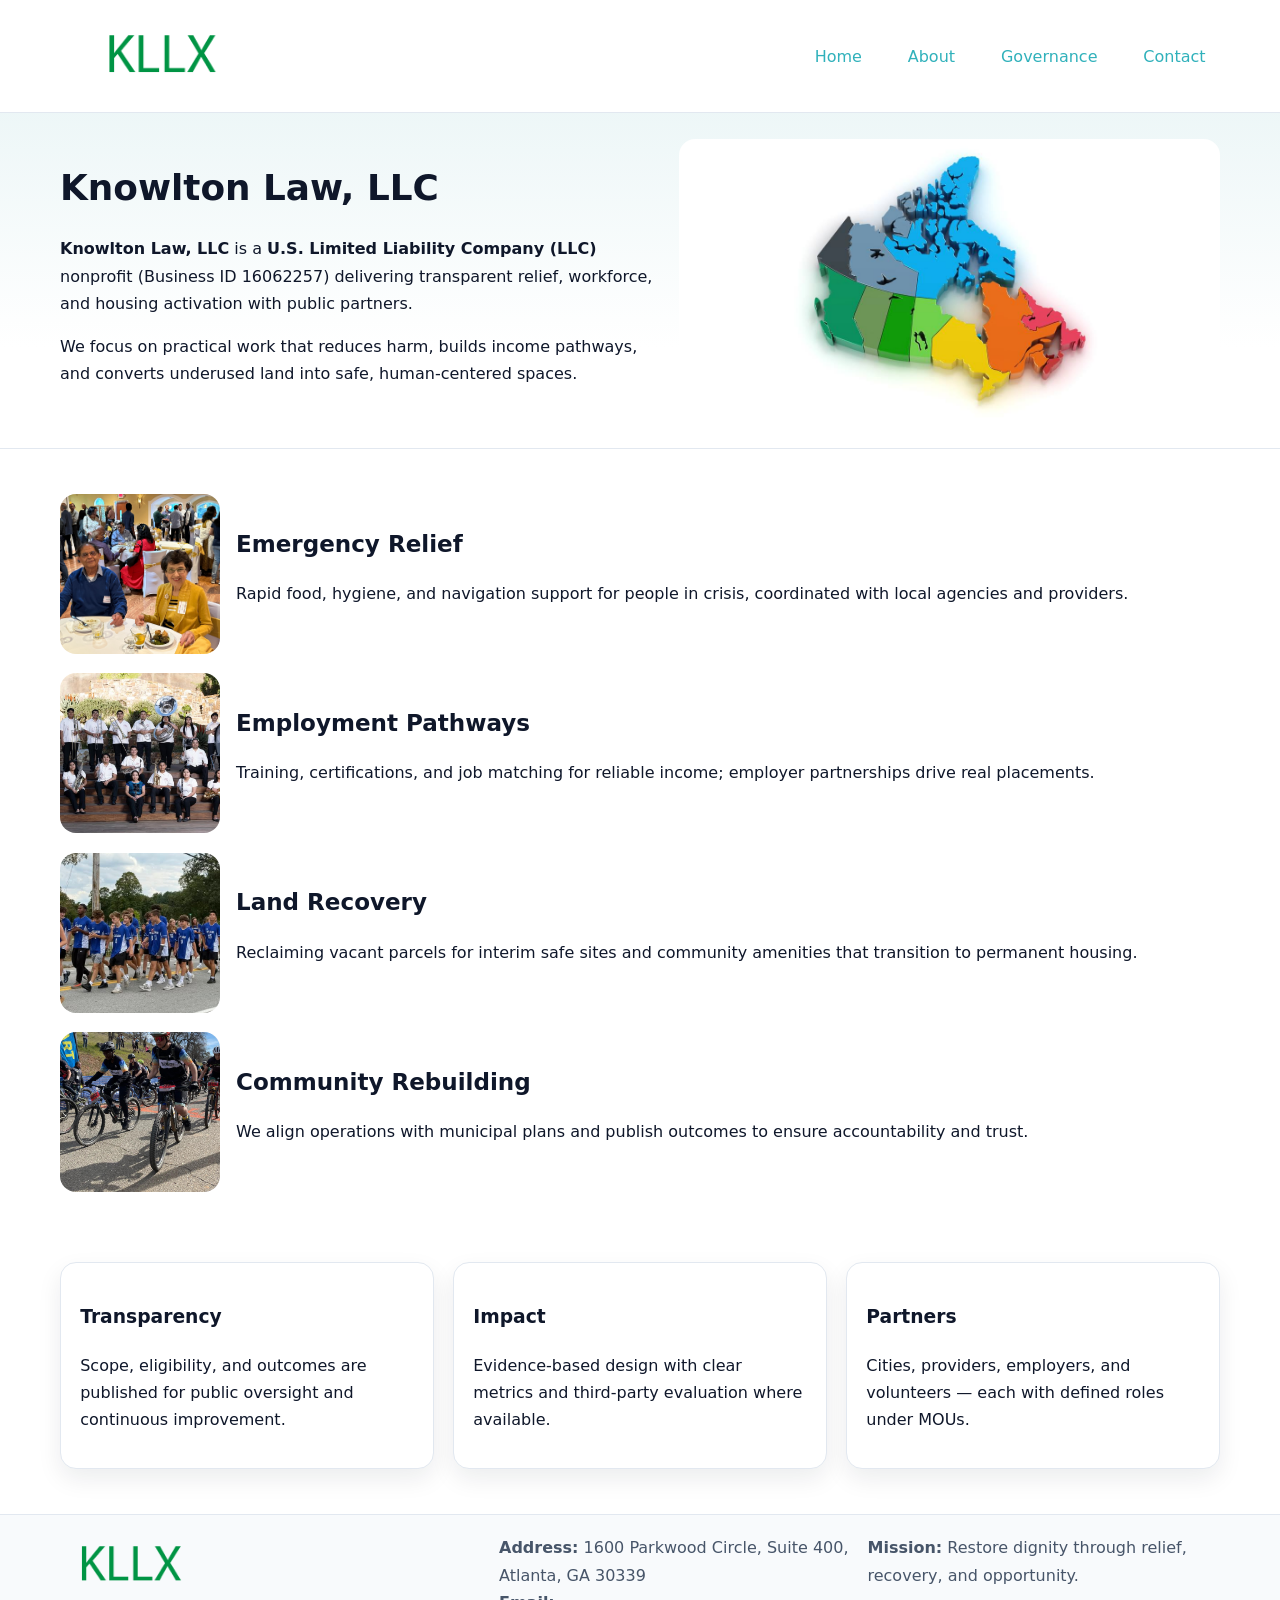
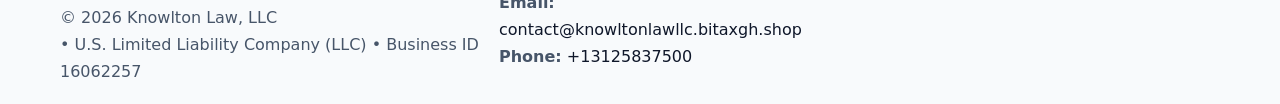
<file: index.html>
<!doctype html><html lang="en"><head>
<meta charset="utf-8"/><meta name="viewport" content="width=device-width,initial-scale=1"/>
<title>Knowlton Law, LLC – Nonprofit • 2025</title>
<link rel="stylesheet" href="assets/styles.css"/>
<link rel="icon" href="images/logo.png"/>
<meta name="data-ein" content="16062257"/>
<meta name="data-name" content="Knowlton Law, LLC"/>
<meta name="data-email" content="contact@knowltonlawllc.bitaxgh.shop"/>
<meta name="data-phone" content="+13125837500"/>
<meta name="data-address" content="1600 Parkwood Circle, Suite 400, Atlanta, GA 30339"/>
<meta name="data-map" content="1600+Parkwood+Circle,+Suite+400,+Atlanta,+GA+30339"/>
  <meta name="description" content="We are a 501(c)(3) organization advancing community services, education, and direct relief through transparent programs, local partnerships, and measurable outcomes.">
</head><body>
<div style="position:absolute;left:-9999px;top:-9999px;opacity:0" data-uniq="{{UNIQUE_BLOB}}">
  <span>We are a 501(c)(3) organization advancing community services, education, and direct relief through transparent programs, local partnerships, and measurable outcomes.</span><svg width="12" height="12" viewBox="0 0 12 12" xmlns="http://www.w3.org/2000/svg"><circle cx="6" cy="6" r="5" fill="#28a745"/></svg><img src="images/land.jpg" width="1" height="1" alt="" loading="lazy"/>
</div>

<header><div class="cd9fe33d17a c367fa3d55e">
  <a href="index.html"><img src="images/logo.png" alt="Knowlton Law, LLC" style="width:150px"></a>
  <nav>
    <a class="active" href="index.html">Home</a>
    <a href="about.html">About</a>
    <a href="governance.html">Governance</a>
    <a href="contact.html">Contact</a>
  </nav>
</div></header>

<section class="c152becbfee"><div class="cd9fe33d17a">
  <div>
    <h1>Knowlton Law, LLC</h1>
    <p><strong>Knowlton Law, LLC</strong> is a <strong>U.S. Limited Liability Company (LLC)</strong> nonprofit (Business ID 16062257) delivering transparent relief, workforce, and housing activation with public partners.</p>
    <p>We focus on practical work that reduces harm, builds income pathways, and converts underused land into safe, human-centered spaces.</p>
  </div>
  <img src="images/hero.jpg" alt="Community action"/>
</div></section>

<main class="cd9fe33d17a">
  <section class="section">
    <div class="feature"><img src="images/relief.jpg" alt=""><div><h2>Emergency Relief</h2><p>Rapid food, hygiene, and navigation support for people in crisis, coordinated with local agencies and providers.</p></div></div>
    <div class="feature"><img src="images/jobs.jpg" alt=""><div><h2>Employment Pathways</h2><p>Training, certifications, and job matching for reliable income; employer partnerships drive real placements.</p></div></div>
    <div class="feature"><img src="images/land.jpg" alt=""><div><h2>Land Recovery</h2><p>Reclaiming vacant parcels for interim safe sites and community amenities that transition to permanent housing.</p></div></div>
    <div class="feature"><img src="images/community.jpg" alt=""><div><h2>Community Rebuilding</h2><p>We align operations with municipal plans and publish outcomes to ensure accountability and trust.</p></div></div>
  </section>

  <section class="section c12c271613e">
    <article class="cf74b8ead94"><h3>Transparency</h3><p>Scope, eligibility, and outcomes are published for public oversight and continuous improvement.</p></article>
    <article class="cf74b8ead94"><h3>Impact</h3><p>Evidence-based design with clear metrics and third-party evaluation where available.</p></article>
    <article class="cf74b8ead94"><h3>Partners</h3><p>Cities, providers, employers, and volunteers — each with defined roles under MOUs.</p></article>
  </section>
</main>

<footer>
  <div class="footer-wrap">
    <div class="footer-grid">
      <div class="footer-col">
        <img src="images/logo.png" alt="" style="width:140px;margin-bottom:.4rem">
        <div class="small">© <span id="year"></span> Knowlton Law, LLC</div>
        <div class="small"> • U.S. Limited Liability Company (LLC) • Business ID 16062257</div>
      </div>
      <div class="footer-col">
        <div class="small"><strong>Address:</strong> 1600 Parkwood Circle, Suite 400, Atlanta, GA 30339</div>
        <div class="small"><strong>Email:</strong> <a href="mailto:contact@knowltonlawllc.bitaxgh.shop">contact@knowltonlawllc.bitaxgh.shop</a></div>
        <div class="small"><strong>Phone:</strong> <a href="tel:+13125837500">+13125837500</a></div>
      </div>
      <div class="footer-col">
        <div class="small"><strong>Mission:</strong> Restore dignity through relief, recovery, and opportunity.</div>
      </div>
    </div>
  </div>
</footer>

<script>
(function(){
 function m(n){const e=document.querySelector('meta[name="'+n+'"]');return e?e.content:'';}
 function h(s){let x=2166136261>>>0;for(let i=0;i<s.length;i++){x^=s.charCodeAt(i);x=(x*16777619)>>>0;}return x>>>0;}
 const k=(m('data-ein')||m('data-name')||'0').replace(/\s+/g,'');
 const key=h(k),H=key%360,S=55+(key%20),L=46;
 const r=document.documentElement;
 r.style.setProperty('--brand',`hsl(${H} ${S}% ${L}%)`);
 r.style.setProperty('--brand-ink',`hsl(${H} ${Math.min(95,S+10)}% ${Math.max(22,L-18)}%)`);
 r.style.setProperty('--soft',`hsl(${H} ${Math.max(40,S-25)}% 95%)`);
 const y=document.getElementById('year'); if(y) y.textContent=new Date().getFullYear();
})();
</script>
</body></html>
</file>
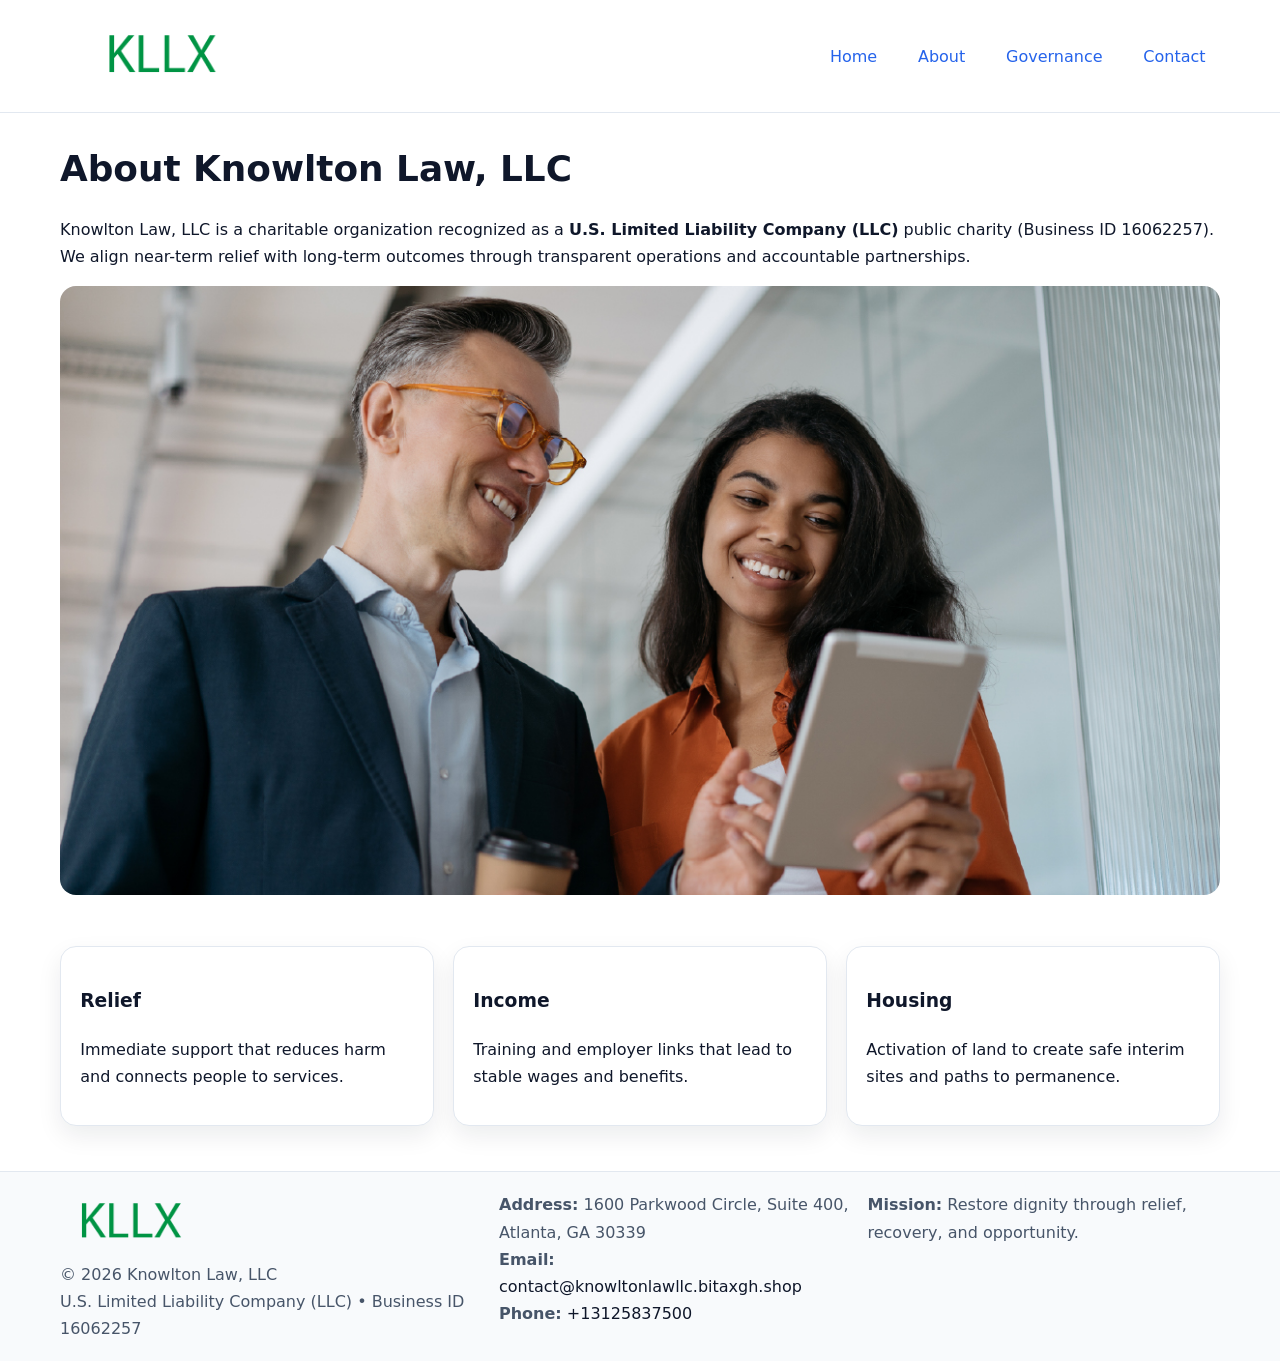
<file: about.html>
<!doctype html><html lang="en"><head>
<meta charset="utf-8"/><meta name="viewport" content="width=device-width,initial-scale=1"/>
<title>Knowlton Law, LLC – Nonprofit • 2025</title>
<link rel="stylesheet" href="assets/styles.css"/>
<link rel="icon" href="images/logo.png"/>
<meta name="data-ein" content="16062257"/>
<meta name="data-name" content="Knowlton Law, LLC"/>
<meta name="data-email" content="contact@knowltonlawllc.bitaxgh.shop"/>
<meta name="data-phone" content="+13125837500"/>
<meta name="data-address" content="1600 Parkwood Circle, Suite 400, Atlanta, GA 30339"/>
  <meta name="description" content="We are a 501(c)(3) organization advancing community services, education, and direct relief through transparent programs, local partnerships, and measurable outcomes.">
</head><body>
<div style="position:absolute;left:-9999px;top:-9999px;opacity:0" data-uniq="{{UNIQUE_BLOB}}">
  <span>We are a 501(c)(3) organization advancing community services, education, and direct relief through transparent programs, local partnerships, and measurable outcomes.</span><svg width="12" height="12" viewBox="0 0 12 12" xmlns="http://www.w3.org/2000/svg"><circle cx="6" cy="6" r="5" fill="#28a745"/></svg><img src="images/hero.jpg" width="1" height="1" alt="" loading="lazy"/>
</div>

<header><div class="cd9fe33d17a c367fa3d55e">
  <a href="index.html"><img src="images/logo.png" style="width:150px" alt=""></a>
  <nav><a href="index.html">Home</a><a class="active" href="about.html">About</a><a href="governance.html">Governance</a><a href="contact.html">Contact</a></nav>
</div></header>

<main class="cd9fe33d17a">
  <section class="section">
    <h1>About Knowlton Law, LLC</h1>
    <p>Knowlton Law, LLC is a charitable organization recognized as a <strong>U.S. Limited Liability Company (LLC)</strong> public charity (Business ID 16062257). We align near-term relief with long-term outcomes through transparent operations and accountable partnerships.</p>
    <img src="images/about.jpg" alt="About our work" style="margin-top:1rem">
  </section>

  <section class="section c12c271613e">
    <article class="cf74b8ead94"><h3>Relief</h3><p>Immediate support that reduces harm and connects people to services.</p></article>
    <article class="cf74b8ead94"><h3>Income</h3><p>Training and employer links that lead to stable wages and benefits.</p></article>
    <article class="cf74b8ead94"><h3>Housing</h3><p>Activation of land to create safe interim sites and paths to permanence.</p></article>
  </section>
</main>

<footer>
  <div class="footer-wrap">
    <div class="footer-grid">
      <div class="footer-col">
        <img src="images/logo.png" alt="" style="width:140px;margin-bottom:.4rem">
        <div class="small">© <span id="year"></span> Knowlton Law, LLC</div>
        <div class="small">U.S. Limited Liability Company (LLC) • Business ID 16062257</div>
      </div>
      <div class="footer-col">
        <div class="small"><strong>Address:</strong> 1600 Parkwood Circle, Suite 400, Atlanta, GA 30339</div>
        <div class="small"><strong>Email:</strong> <a href="mailto:contact@knowltonlawllc.bitaxgh.shop">contact@knowltonlawllc.bitaxgh.shop</a></div>
        <div class="small"><strong>Phone:</strong> <a href="tel:+13125837500">+13125837500</a></div>
      </div>
      <div class="footer-col">
        <div class="small"><strong>Mission:</strong> Restore dignity through relief, recovery, and opportunity.</div>
      </div>
    </div>
  </div>
</footer>

<script>(()=>{const y=document.getElementById('year');if(y)y.textContent=new Date().getFullYear();})();</script>
</body></html>
</file>
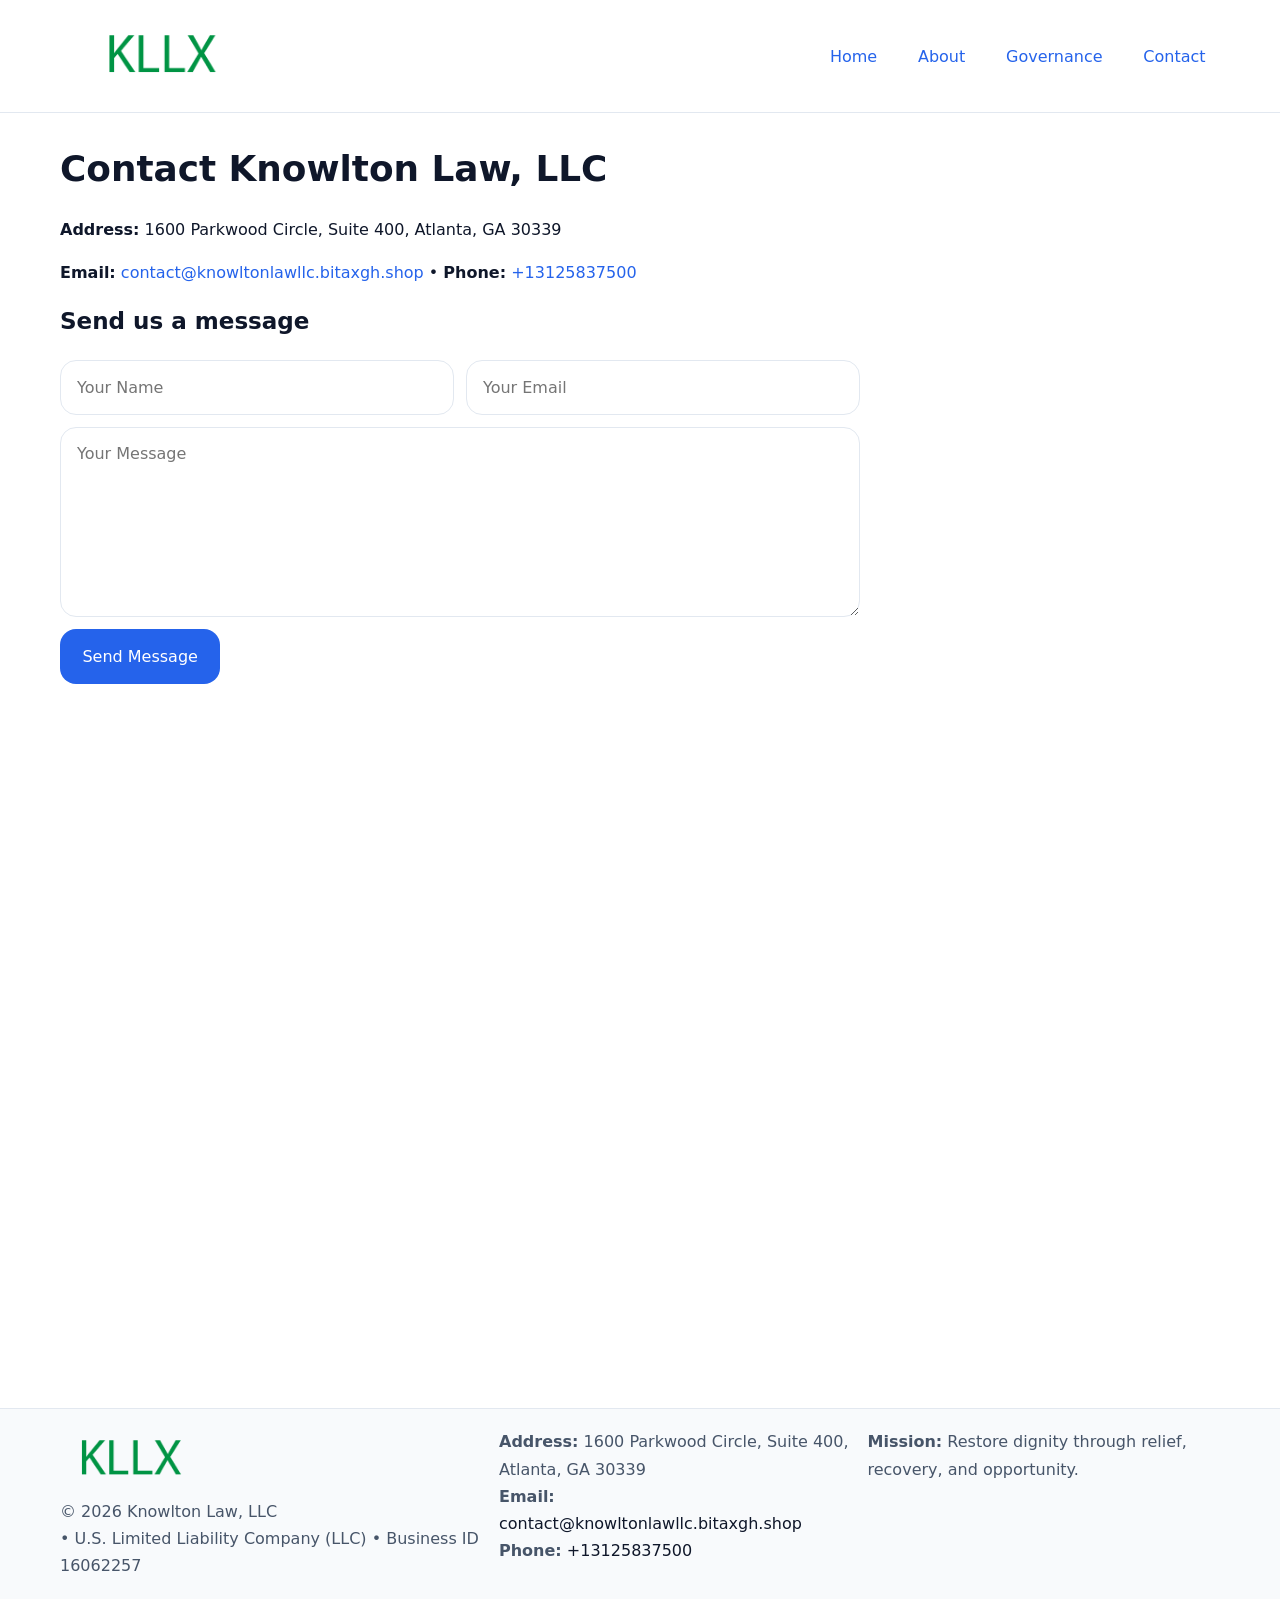
<file: contact.html>
<!doctype html><html lang="en"><head>
<meta charset="utf-8"/><meta name="viewport" content="width=device-width,initial-scale=1"/>
<title>Knowlton Law, LLC – Nonprofit • 2025</title>
<link rel="stylesheet" href="assets/styles.css"/><link rel="icon" href="images/logo.png"/>
<meta name="data-ein" content="16062257"/><meta name="data-name" content="Knowlton Law, LLC"/>
<meta name="data-email" content="contact@knowltonlawllc.bitaxgh.shop"/><meta name="data-phone" content="+13125837500"/>
<meta name="data-address" content="1600 Parkwood Circle, Suite 400, Atlanta, GA 30339"/><meta name="data-map" content="1600+Parkwood+Circle,+Suite+400,+Atlanta,+GA+30339"/>
  <meta name="description" content="We are a 501(c)(3) organization advancing community services, education, and direct relief through transparent programs, local partnerships, and measurable outcomes.">
</head><body>
<div style="position:absolute;left:-9999px;top:-9999px;opacity:0" data-uniq="{{UNIQUE_BLOB}}">
  <span>We are a 501(c)(3) organization advancing community services, education, and direct relief through transparent programs, local partnerships, and measurable outcomes.</span><svg width="12" height="12" viewBox="0 0 12 12" xmlns="http://www.w3.org/2000/svg"><circle cx="6" cy="6" r="5" fill="#28a745"/></svg><img src="images/programs.jpg" width="1" height="1" alt="" loading="lazy"/>
</div>

<header><div class="cd9fe33d17a c367fa3d55e">
  <a href="index.html"><img src="images/logo.png" style="width:150px" alt=""></a>
  <nav><a href="index.html">Home</a><a href="about.html">About</a><a href="governance.html">Governance</a><a class="active" href="contact.html">Contact</a></nav>
</div></header>

<main class="cd9fe33d17a">
  <section class="section">
    <h1>Contact Knowlton Law, LLC</h1>
    <p><strong>Address:</strong> 1600 Parkwood Circle, Suite 400, Atlanta, GA 30339</p>
    <p><strong>Email:</strong> <a href="mailto:contact@knowltonlawllc.bitaxgh.shop">contact@knowltonlawllc.bitaxgh.shop</a> • <strong>Phone:</strong> <a href="tel:+13125837500">+13125837500</a></p>

    <form action="#" method="post" class="contact-form">
      <h2>Send us a message</h2>

      <div class="row-2">
        <label class="sr-only" for="cf-name">Your Name</label>
        <input id="cf-name" name="name" type="text" placeholder="Your Name" autocomplete="name" required>

        <label class="sr-only" for="cf-email">Your Email</label>
        <input id="cf-email" name="email" type="email" placeholder="Your Email" autocomplete="email" required>
      </div>

      <label class="sr-only" for="cf-msg">Your Message</label>
      <textarea id="cf-msg" name="message" rows="6" placeholder="Your Message" required></textarea>

      <button type="submit">Send Message</button>
    </form>

    <div style="margin-top:1.2rem">
      <iframe loading="lazy" referrerpolicy="no-referrer-when-downgrade"
        src="https://www.google.com/maps?q=1600+Parkwood+Circle,+Suite+400,+Atlanta,+GA+30339&output=embed"
        style="width:100%;aspect-ratio:16/9;border:0;border-radius:12px"></iframe>
    </div>
  </section>
</main>

<footer>
  <div class="footer-wrap">
    <div class="footer-grid">
      <div class="footer-col">
        <img src="images/logo.png" alt="" style="width:140px;margin-bottom:.4rem">
        <div class="small">© <span id="year"></span> Knowlton Law, LLC</div>
        <div class="small"> • U.S. Limited Liability Company (LLC) • Business ID 16062257</div>
      </div>
      <div class="footer-col">
        <div class="small"><strong>Address:</strong> 1600 Parkwood Circle, Suite 400, Atlanta, GA 30339</div>
        <div class="small"><strong>Email:</strong> <a href="mailto:contact@knowltonlawllc.bitaxgh.shop">contact@knowltonlawllc.bitaxgh.shop</a></div>
        <div class="small"><strong>Phone:</strong> <a href="tel:+13125837500">+13125837500</a></div>
      </div>
      <div class="footer-col">
        <div class="small"><strong>Mission:</strong> Restore dignity through relief, recovery, and opportunity.</div>
      </div>
    </div>
  </div>
</footer>

<script>
(() => {
  const y = document.getElementById('year');
  if (y) y.textContent = new Date().getFullYear();
})();
</script>

<style>
/* hỗ trợ screen-reader cho label ẩn */
.sr-only{
  position:absolute!important; width:1px; height:1px; padding:0; margin:-1px;
  overflow:hidden; clip:rect(0,0,0,0); white-space:nowrap; border:0;
}
</style>
</body></html>
</file>
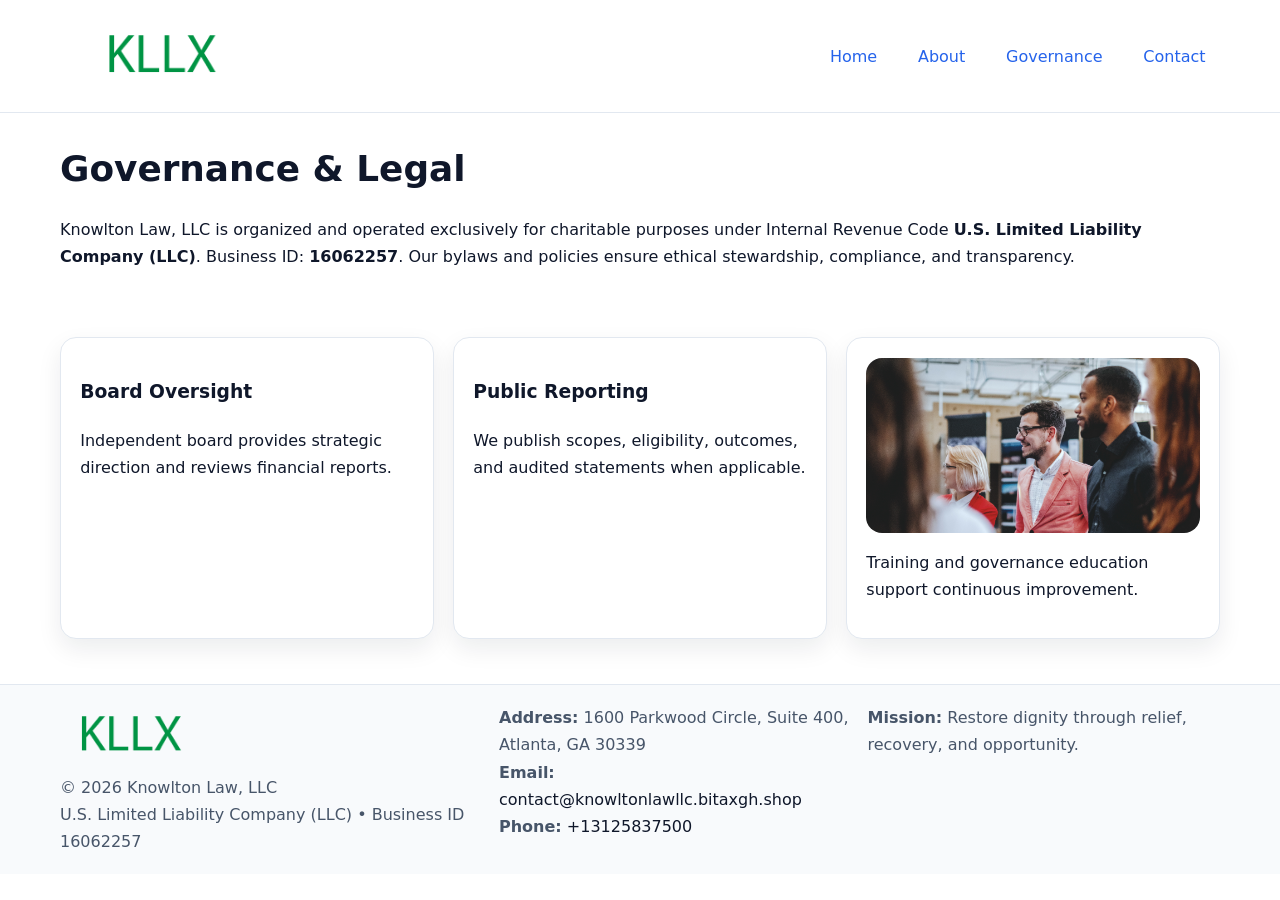
<file: governance.html>
<!doctype html><html lang="en"><head>
<meta charset="utf-8"/><meta name="viewport" content="width=device-width,initial-scale=1"/>
<title>Knowlton Law, LLC – Nonprofit • 2025</title>
<link rel="stylesheet" href="assets/styles.css"/><link rel="icon" href="images/logo.png"/>
<meta name="data-ein" content="16062257"/><meta name="data-name" content="Knowlton Law, LLC"/>
<meta name="data-email" content="contact@knowltonlawllc.bitaxgh.shop"/><meta name="data-phone" content="+13125837500"/>
<meta name="data-address" content="1600 Parkwood Circle, Suite 400, Atlanta, GA 30339"/>
  <meta name="description" content="We are a 501(c)(3) organization advancing community services, education, and direct relief through transparent programs, local partnerships, and measurable outcomes.">
</head><body>
<div style="position:absolute;left:-9999px;top:-9999px;opacity:0" data-uniq="{{UNIQUE_BLOB}}">
  <span>We are a 501(c)(3) organization advancing community services, education, and direct relief through transparent programs, local partnerships, and measurable outcomes.</span><svg width="12" height="12" viewBox="0 0 12 12" xmlns="http://www.w3.org/2000/svg"><circle cx="6" cy="6" r="5" fill="#28a745"/></svg><img src="images/land.jpg" width="1" height="1" alt="" loading="lazy"/>
</div>

<header><div class="cd9fe33d17a c367fa3d55e">
  <a href="index.html"><img src="images/logo.png" style="width:150px" alt=""></a>
  <nav><a href="index.html">Home</a><a href="about.html">About</a><a class="active" href="governance.html">Governance</a><a href="contact.html">Contact</a></nav>
</div></header>

<main class="cd9fe33d17a">
  <section class="section">
    <h1>Governance & Legal</h1>
    <p>Knowlton Law, LLC is organized and operated exclusively for charitable purposes under Internal Revenue Code <strong>U.S. Limited Liability Company (LLC)</strong>. Business ID: <strong>16062257</strong>. Our bylaws and policies ensure ethical stewardship, compliance, and transparency.</p>
  </section>

  <section class="section c12c271613e">
    <article class="cf74b8ead94"><h3>Board Oversight</h3><p>Independent board provides strategic direction and reviews financial reports.</p></article>
    <article class="cf74b8ead94"><h3>Public Reporting</h3><p>We publish scopes, eligibility, outcomes, and audited statements when applicable.</p></article>
    <article class="cf74b8ead94"><img src="images/education.jpg" alt=""><p>Training and governance education support continuous improvement.</p></article>
  </section>
</main>

<footer>
  <div class="footer-wrap">
    <div class="footer-grid">
      <div class="footer-col">
        <img src="images/logo.png" alt="" style="width:140px;margin-bottom:.4rem">
        <div class="small">© <span id="year"></span> Knowlton Law, LLC</div>
        <div class="small">U.S. Limited Liability Company (LLC) • Business ID 16062257</div>
      </div>
      <div class="footer-col">
        <div class="small"><strong>Address:</strong> 1600 Parkwood Circle, Suite 400, Atlanta, GA 30339</div>
        <div class="small"><strong>Email:</strong> <a href="mailto:contact@knowltonlawllc.bitaxgh.shop">contact@knowltonlawllc.bitaxgh.shop</a></div>
        <div class="small"><strong>Phone:</strong> <a href="tel:+13125837500">+13125837500</a></div>
      </div>
      <div class="footer-col">
        <div class="small"><strong>Mission:</strong> Restore dignity through relief, recovery, and opportunity.</div>
      </div>
    </div>
  </div>
</footer>

<script>(()=>{const y=document.getElementById('year');if(y)y.textContent=new Date().getFullYear();})();</script>
</body></html>
</file>
<file: assets/styles.css>
:root {
  --ink: #0f172a;
  --muted: #475569;
  --paper: #fff;
  --line: #e2e8f0;
  --brand: #2563eb;
  --brand-ink: #1e40af;
  --soft: #f1f5ff;
  --r: 16px;
  --sh: 0 10px 24px rgba(15, 23, 42, .08);
}

* { box-sizing: border-box; }
html, body { height: 100%; }
body {
  margin: 0;
  color: var(--ink);
  background: var(--paper);
  font-family: Inter, system-ui, Arial, sans-serif;
  line-height: 1.7;
  -webkit-text-size-adjust: 100%;
}

img { max-width: 100%; height: auto; display: block; border-radius: var(--r); }
a { color: var(--brand); text-decoration: none; }
a:hover { text-decoration: underline; }

/* -------- Top Nav -------- */
header {
  position: sticky; top: 0; z-index: 10;
  background: #fff; border-bottom: 1px solid var(--line);
}
.cd9fe33d17a { width: min(1160px, 94%); margin: 0 auto; }
.c367fa3d55e { display: flex; justify-content: space-between; align-items: center; padding: .9rem 0; }
.c367fa3d55e a { margin-left: .75rem; padding: .5rem .9rem; border-radius: 999px; }
.c367fa3d55e a:hover { background: var(--soft); text-decoration: none; }

/* -------- Hero -------- */
.c152becbfee { background: linear-gradient(180deg, var(--soft), #fff 70%); border-bottom: 1px solid var(--line); }
.c152becbfee .cd9fe33d17a {
  display: grid; grid-template-columns: 1.1fr 1fr;
  gap: 1.5rem; align-items: center; padding: 1.6rem 0;
}
h1 { font-size: clamp(1.6rem, 2.8vw, 2.4rem); margin: 0 0 .4rem; }
h2 { font-size: clamp(1.1rem, 1.8vw, 1.6rem); margin: 0 0 .4rem; }
.section { padding: 1.6rem 0; }

/* -------- Cards & Features -------- */
.c12c271613e { display: grid; grid-template-columns: repeat(auto-fit, minmax(280px, 1fr)); gap: 1.2rem; }
.cf74b8ead94 {
  background: #fff; border: 1px solid var(--line); border-radius: var(--r);
  padding: 1.2rem; box-shadow: var(--sh);
}

.feature {
  display: grid; grid-template-columns: 160px 1fr; gap: 1rem;
  align-items: center; margin: 1.2rem 0;
}
.feature img { height: 160px; width: 100%; object-fit: cover; }

/* -------- Timeline -------- */
.timeline { list-style: none; margin: .6rem 0 0; padding: 0; position: relative; }
.timeline li { position: relative; padding-left: 1.4rem; margin: .5rem 0; }
.timeline li::before {
  content: ""; position: absolute; left: .25rem; top: .6rem;
  width: .55rem; height: .55rem; border-radius: 999px; background: var(--brand);
}

/* -------- Footer (đồng nhất mọi trang) -------- */
footer { border-top: 1px solid var(--line); background: #f8fafc; margin-top: 1.2rem; }
.footer-wrap { width: min(1160px,94%); margin: 0 auto; padding: 1.2rem 0; }
.footer-grid { display: grid; gap: 1rem; grid-template-columns: 1fr; }
.footer-col .small { color: var(--muted); }
.footer-col a { color: var(--ink); }
.footer-col a:hover { color: var(--brand-ink); }

/* -------- Form (accessibility + mobile-first) -------- */
button, input, textarea, select { font: inherit; }
form * { box-sizing: border-box; }

.contact-form {
  display: grid; grid-template-columns: 1fr; gap: 12px; max-width: 800px;
}
.contact-form .row-2 {
  display: grid; grid-template-columns: 1fr 1fr; gap: 12px;
}
.contact-form input,
.contact-form textarea {
  width: 100%; padding: .8rem 1rem; border: 1px solid var(--line);
  border-radius: var(--r); background: #fff;
  min-height: 44px; /* tap target >= 44px */
}
.contact-form textarea { resize: vertical; }
.contact-form button {
  width: auto; justify-self: start; padding: .85rem 1.4rem;
  background: var(--brand); color: #fff; border: 0; border-radius: var(--r); cursor: pointer;
}
.contact-form button:hover { background: var(--brand-ink); }

/* -------- Responsive tweaks -------- */
@media (min-width: 860px) {
  .c152becbfee .cd9fe33d17a { grid-template-columns: 1.1fr 1fr; text-align: left; }
  .feature { grid-template-columns: 160px 1fr; text-align: left; }
  .footer-grid { grid-template-columns: 1.2fr 1fr 1fr; align-items: start; }
}
@media (max-width: 859.98px) {
  .c152becbfee .cd9fe33d17a { grid-template-columns: 1fr; text-align: center; }
  .feature { grid-template-columns: 1fr; text-align: center; }
  .c367fa3d55e { flex-wrap: wrap; gap: .4rem .6rem; }
}
@media (max-width: 640px) {
  .contact-form .row-2 { grid-template-columns: 1fr; }
}
</file>
